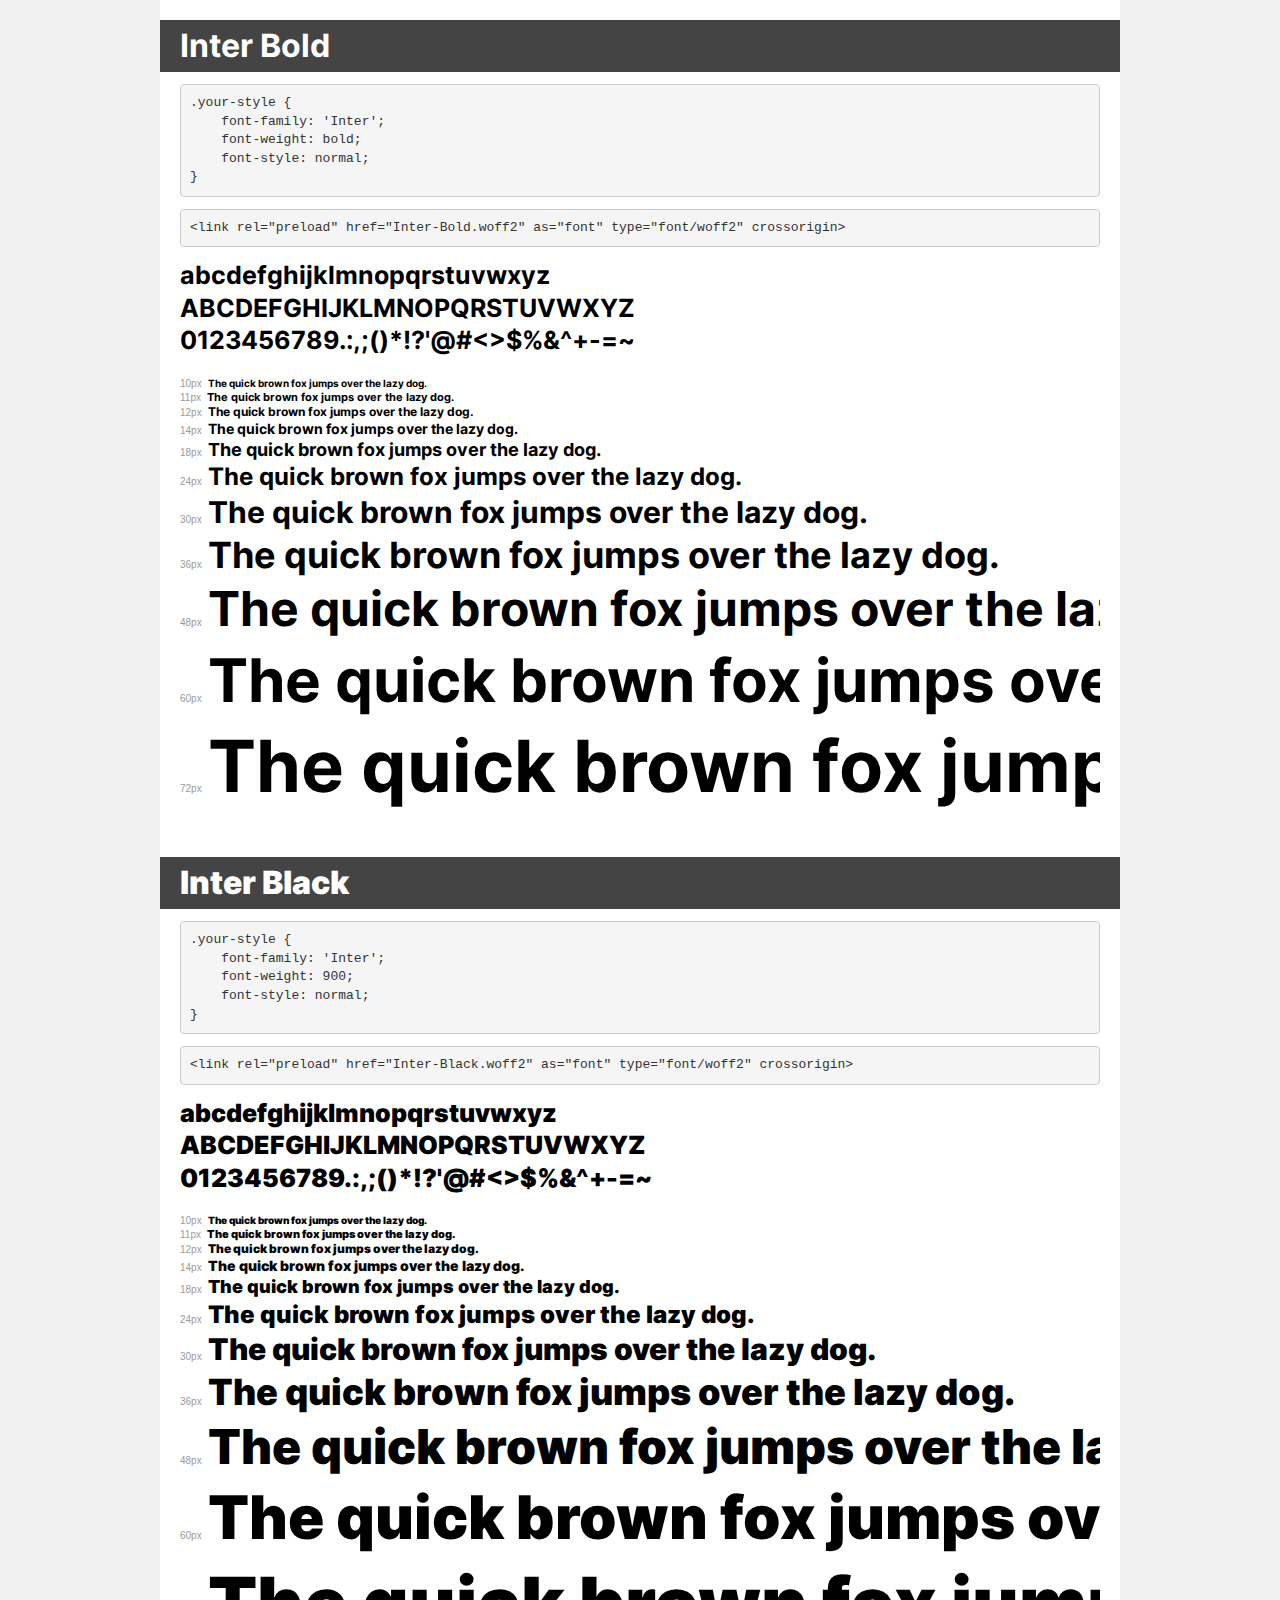
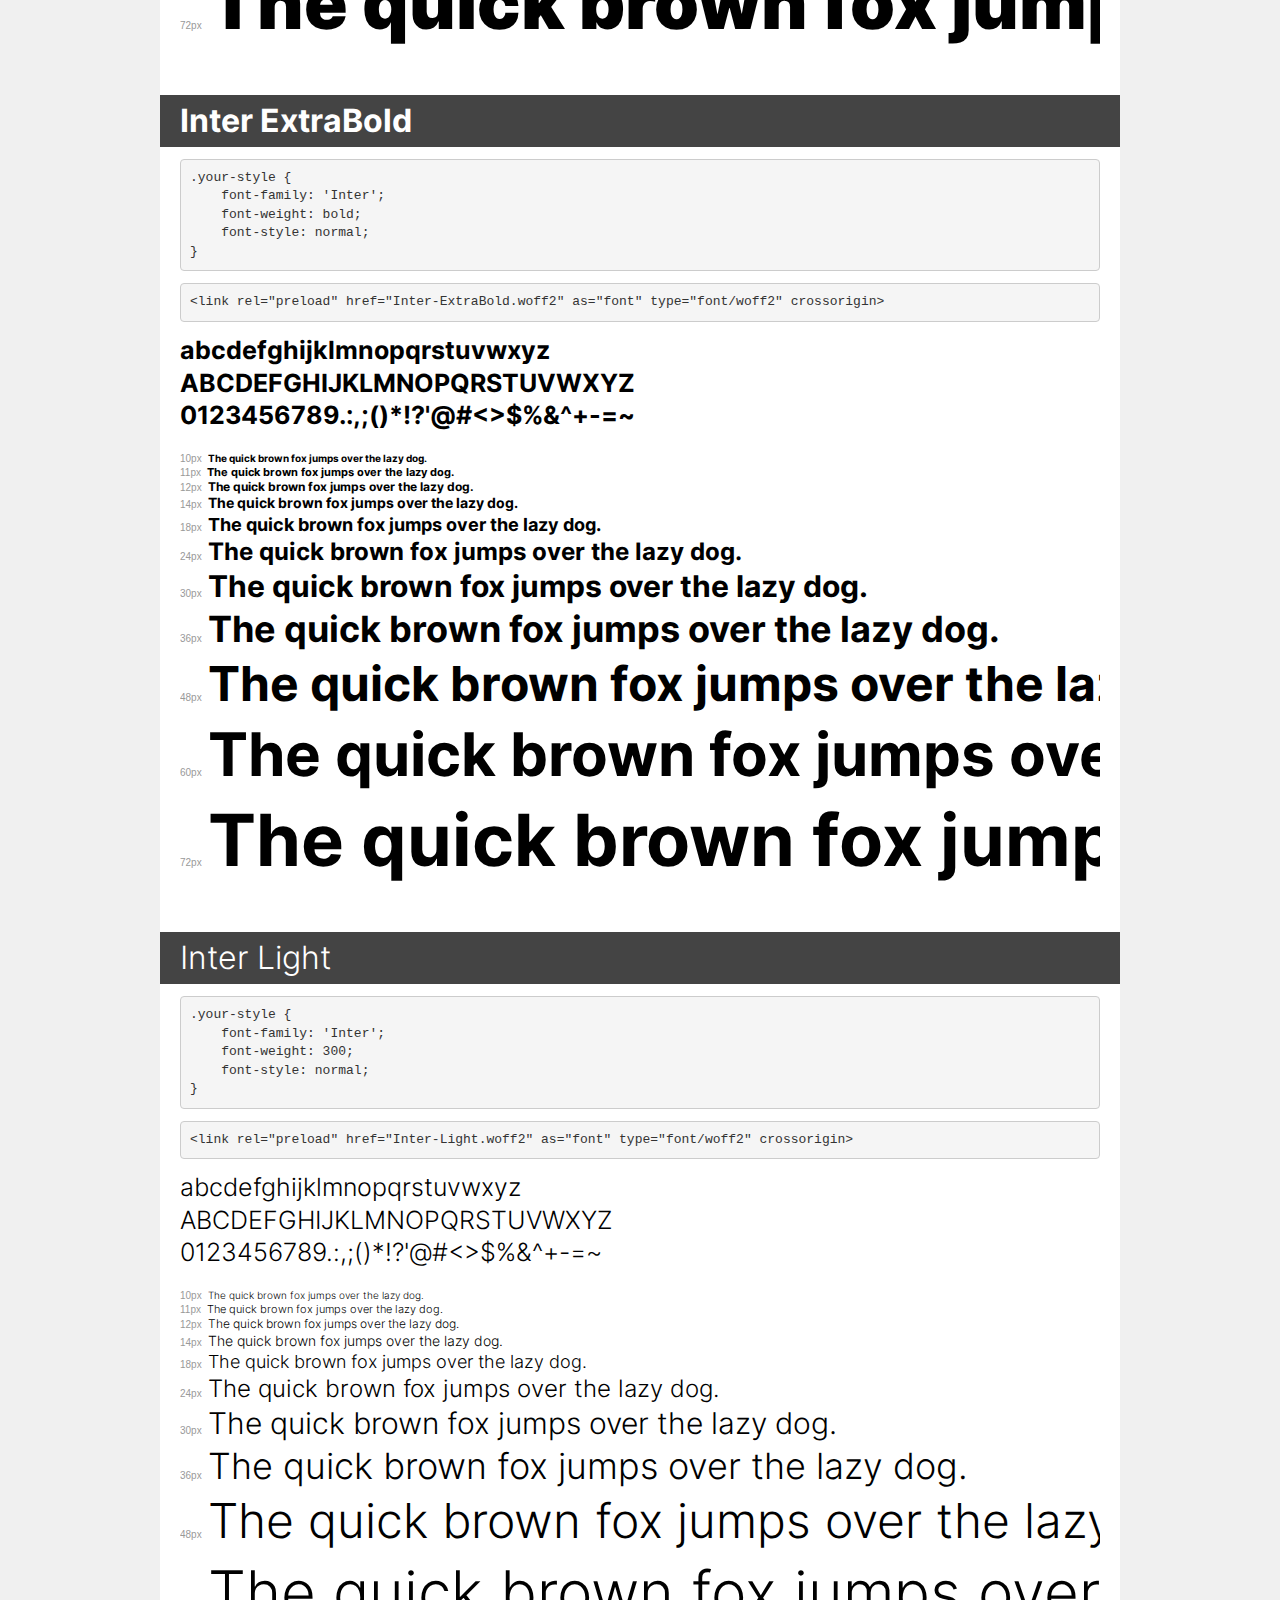
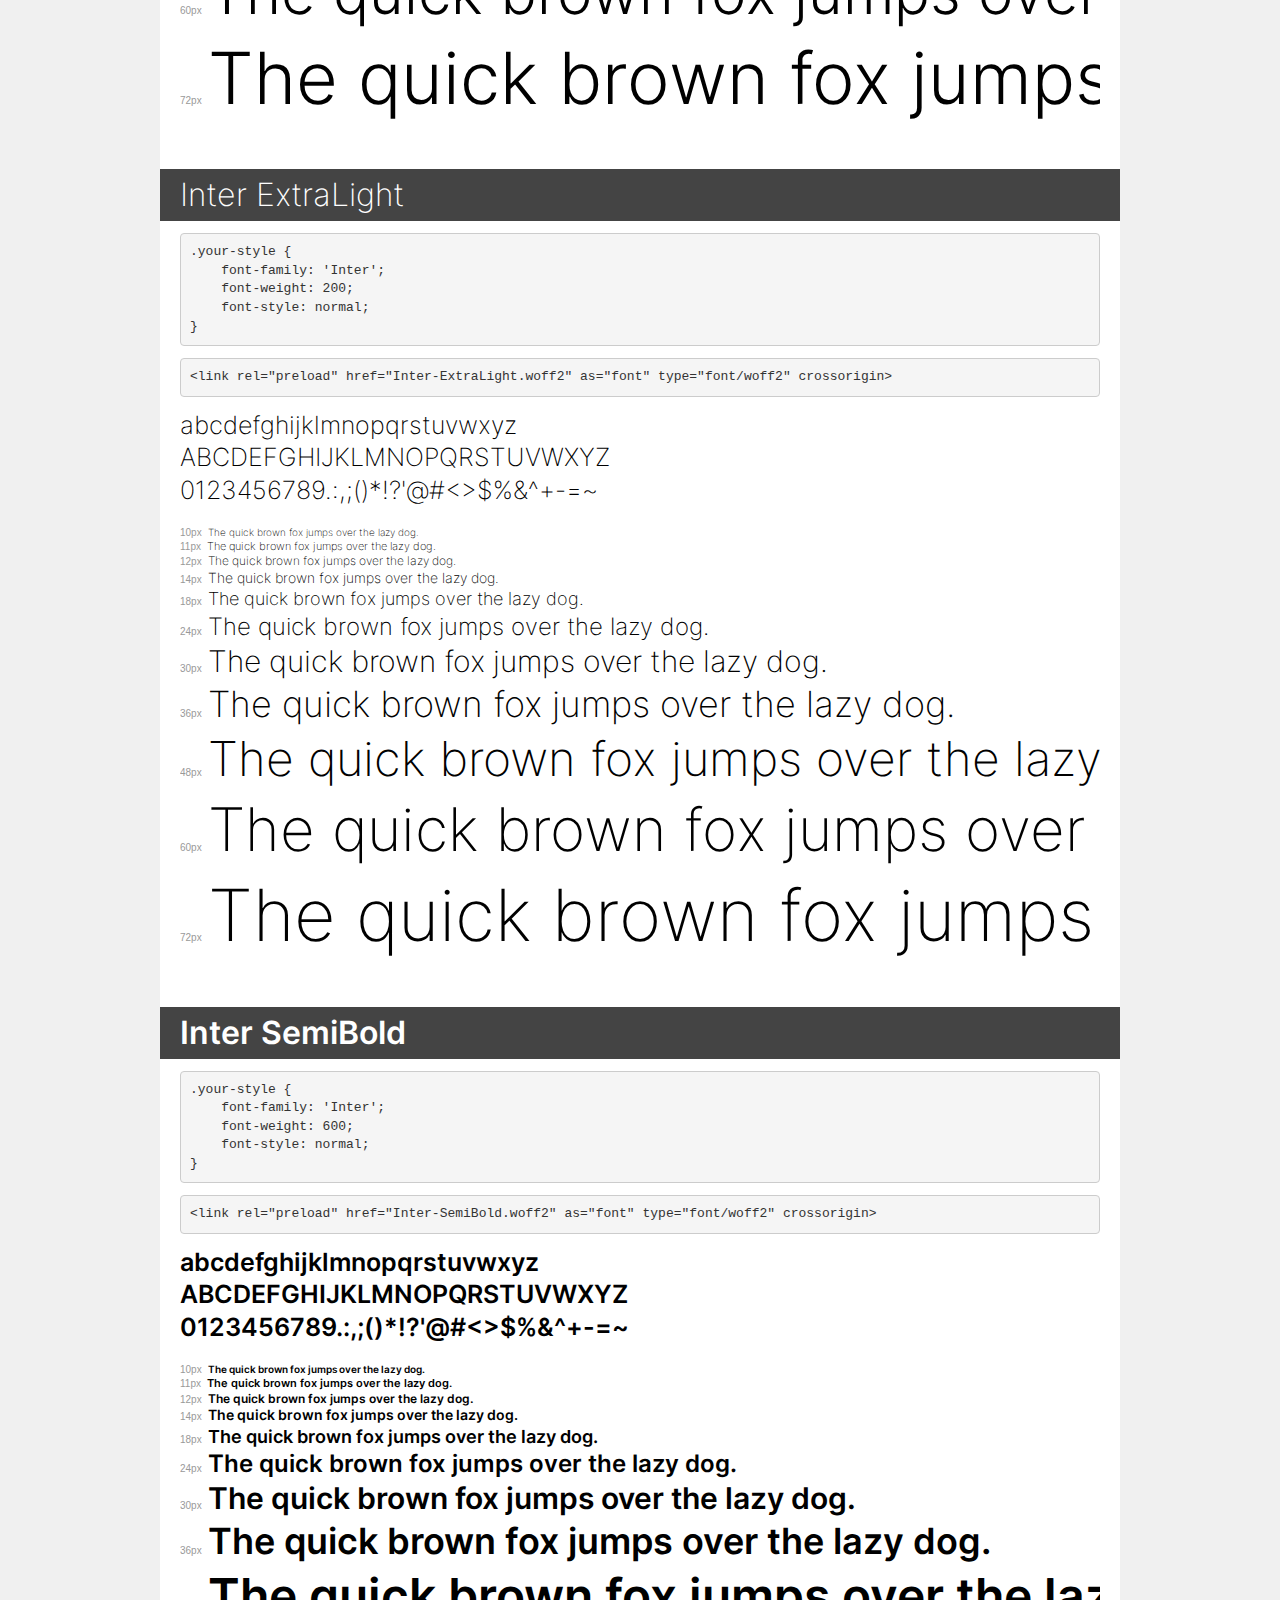
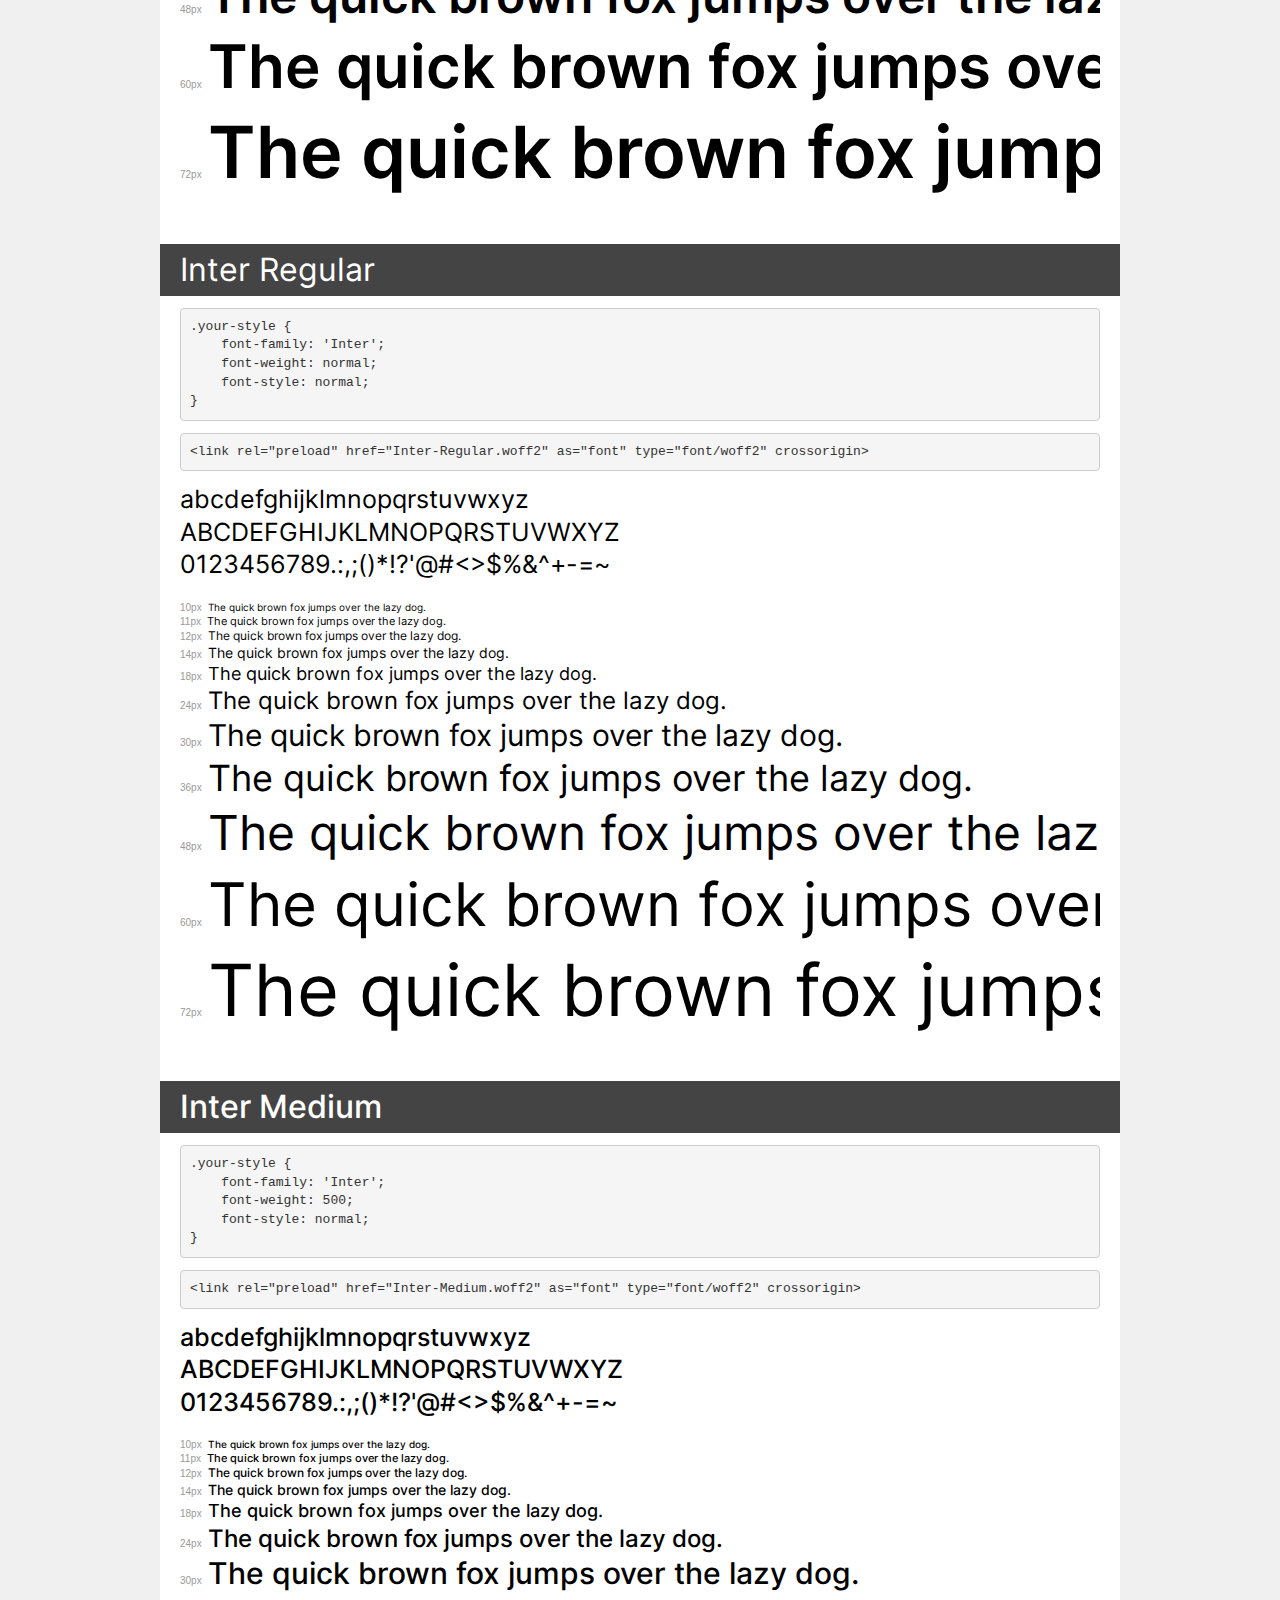
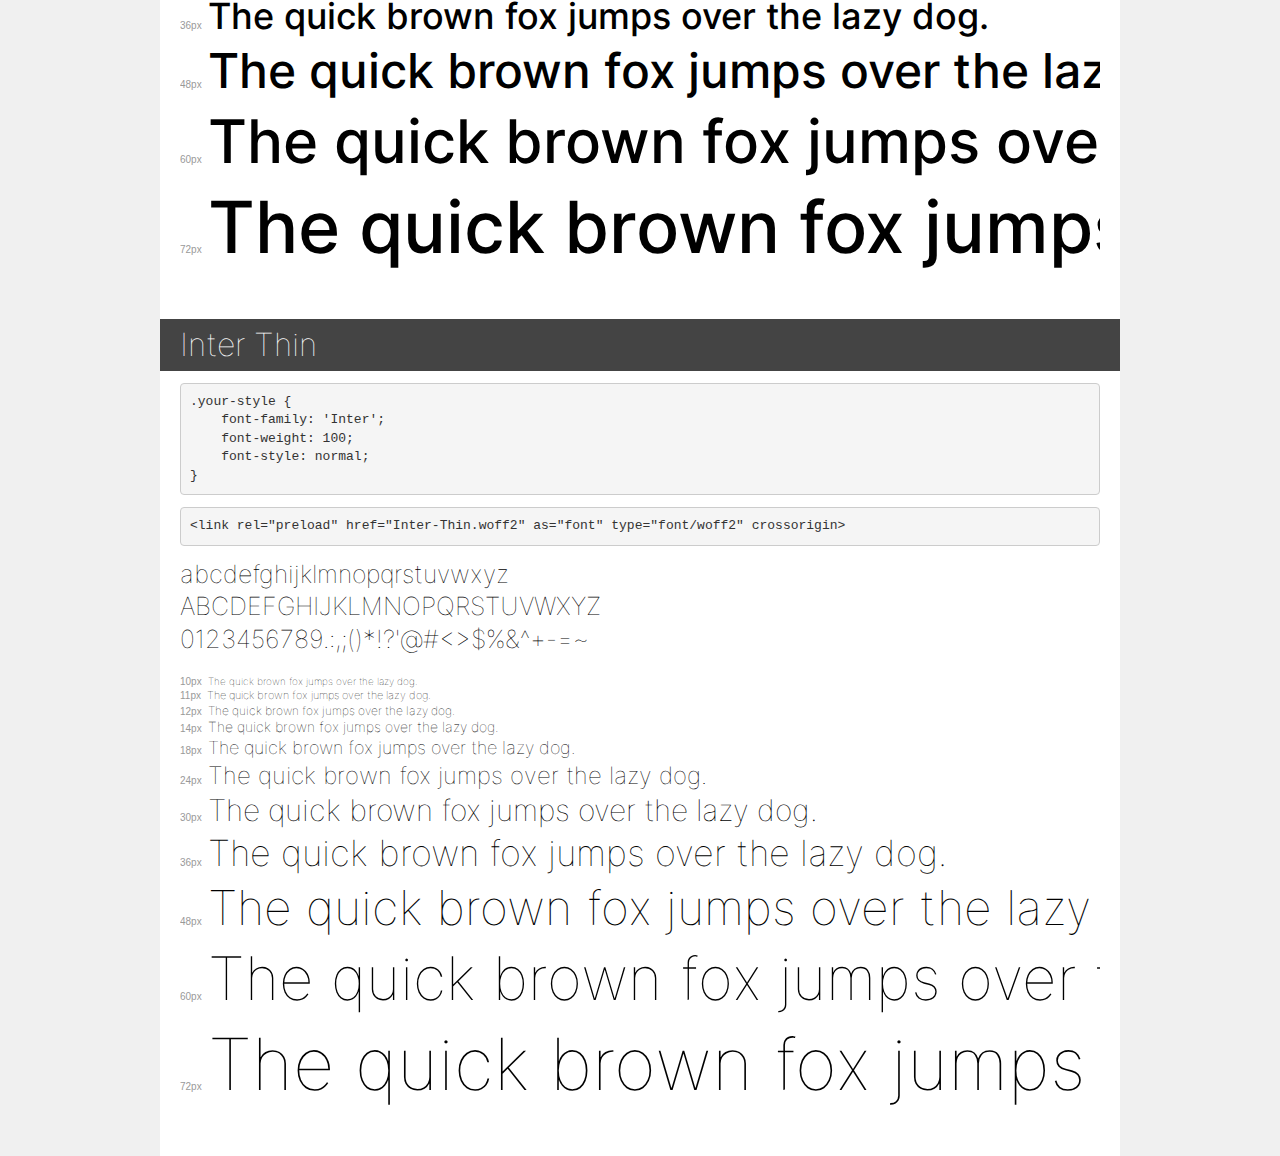
<file: lifeverse/assets/fonts/demo.html>
<!DOCTYPE html>
<html lang="en">
<head>
    <meta charset="utf-8">
    <meta http-equiv="X-UA-Compatible" content="IE=edge">
    <meta name="viewport" content="width=device-width, initial-scale=1">
    <meta name="robots" content="noindex, noarchive">
    <meta name="format-detection" content="telephone=no">
    <title>Transfonter demo</title>
    <link href="stylesheet.css" rel="stylesheet">
    <style>
        /*
        http://meyerweb.com/eric/tools/css/reset/
        v2.0 | 20110126
        License: none (public domain)
        */
        html, body, div, span, applet, object, iframe,
        h1, h2, h3, h4, h5, h6, p, blockquote, pre,
        a, abbr, acronym, address, big, cite, code,
        del, dfn, em, img, ins, kbd, q, s, samp,
        small, strike, strong, sub, sup, tt, var,
        b, u, i, center,
        dl, dt, dd, ol, ul, li,
        fieldset, form, label, legend,
        table, caption, tbody, tfoot, thead, tr, th, td,
        article, aside, canvas, details, embed,
        figure, figcaption, footer, header, hgroup,
        menu, nav, output, ruby, section, summary,
        time, mark, audio, video {
            margin: 0;
            padding: 0;
            border: 0;
            font-size: 100%;
            font: inherit;
            vertical-align: baseline;
        }
        /* HTML5 display-role reset for older browsers */
        article, aside, details, figcaption, figure,
        footer, header, hgroup, menu, nav, section {
            display: block;
        }
        body {
            line-height: 1;
        }
        ol, ul {
            list-style: none;
        }
        blockquote, q {
            quotes: none;
        }
        blockquote:before, blockquote:after,
        q:before, q:after {
            content: '';
            content: none;
        }
        table {
            border-collapse: collapse;
            border-spacing: 0;
        }
        /* demo styles */
        body {
            background: #f0f0f0;
            color: #000;
        }
        .page {
            background: #fff;
            width: 920px;
            margin: 0 auto;
            padding: 20px 20px 0 20px;
            overflow: hidden;
        }
        .font-container {
            overflow-x: auto;
            overflow-y: hidden;
            margin-bottom: 40px;
            line-height: 1.3;
            white-space: nowrap;
            padding-bottom: 5px;
        }
        h1 {
            position: relative;
            background: #444;
            font-size: 32px;
            color: #fff;
            padding: 10px 20px;
            margin: 0 -20px 12px -20px;
        }
        .letters {
            font-size: 25px;
            margin-bottom: 20px;
        }
        .s10:before {
            content: '10px';
        }
        .s11:before {
            content: '11px';
        }
        .s12:before {
            content: '12px';
        }
        .s14:before {
            content: '14px';
        }
        .s18:before {
            content: '18px';
        }
        .s24:before {
            content: '24px';
        }
        .s30:before {
            content: '30px';
        }
        .s36:before {
            content: '36px';
        }
        .s48:before {
            content: '48px';
        }
        .s60:before {
            content: '60px';
        }
        .s72:before {
            content: '72px';
        }
        .s10:before, .s11:before, .s12:before, .s14:before,
        .s18:before, .s24:before, .s30:before, .s36:before,
        .s48:before, .s60:before, .s72:before {
            font-family: Arial, sans-serif;
            font-size: 10px;
            font-weight: normal;
            font-style: normal;
            color: #999;
            padding-right: 6px;
        }
        pre {
            display: block;
            padding: 9px;
            margin: 0 0 12px;
            font-family: Monaco, Menlo, Consolas, "Courier New", monospace;
            font-size: 13px;
            line-height: 1.428571429;
            color: #333;
            font-weight: normal;
            font-style: normal;
            background-color: #f5f5f5;
            border: 1px solid #ccc;
            overflow-x: auto;
            border-radius: 4px;
        }
        /* responsive */
        @media (max-width: 959px) {
            .page {
                width: auto;
                margin: 0;
            }
        }
    </style>
</head>
<body>
<div class="page">
    <div class="demo">
        <h1 style="font-family: 'Inter'; font-weight: bold; font-style: normal;">Inter Bold</h1>
        <pre title="Usage">.your-style {
    font-family: 'Inter';
    font-weight: bold;
    font-style: normal;
}</pre>
        <pre title="Preload (optional)">
&lt;link rel=&quot;preload&quot; href=&quot;Inter-Bold.woff2&quot; as=&quot;font&quot; type=&quot;font/woff2&quot; crossorigin&gt;</pre>
        <div class="font-container" style="font-family: 'Inter'; font-weight: bold; font-style: normal;">
            <p class="letters">
                abcdefghijklmnopqrstuvwxyz<br>
ABCDEFGHIJKLMNOPQRSTUVWXYZ<br>
                0123456789.:,;()*!?'@#&lt;&gt;$%&^+-=~
            </p>
            <p class="s10" style="font-size: 10px;">The quick brown fox jumps over the lazy dog.</p>
            <p class="s11" style="font-size: 11px;">The quick brown fox jumps over the lazy dog.</p>
            <p class="s12" style="font-size: 12px;">The quick brown fox jumps over the lazy dog.</p>
            <p class="s14" style="font-size: 14px;">The quick brown fox jumps over the lazy dog.</p>
            <p class="s18" style="font-size: 18px;">The quick brown fox jumps over the lazy dog.</p>
            <p class="s24" style="font-size: 24px;">The quick brown fox jumps over the lazy dog.</p>
            <p class="s30" style="font-size: 30px;">The quick brown fox jumps over the lazy dog.</p>
            <p class="s36" style="font-size: 36px;">The quick brown fox jumps over the lazy dog.</p>
            <p class="s48" style="font-size: 48px;">The quick brown fox jumps over the lazy dog.</p>
            <p class="s60" style="font-size: 60px;">The quick brown fox jumps over the lazy dog.</p>
            <p class="s72" style="font-size: 72px;">The quick brown fox jumps over the lazy dog.</p>
        </div>
    </div>

    <div class="demo">
        <h1 style="font-family: 'Inter'; font-weight: 900; font-style: normal;">Inter Black</h1>
        <pre title="Usage">.your-style {
    font-family: 'Inter';
    font-weight: 900;
    font-style: normal;
}</pre>
        <pre title="Preload (optional)">
&lt;link rel=&quot;preload&quot; href=&quot;Inter-Black.woff2&quot; as=&quot;font&quot; type=&quot;font/woff2&quot; crossorigin&gt;</pre>
        <div class="font-container" style="font-family: 'Inter'; font-weight: 900; font-style: normal;">
            <p class="letters">
                abcdefghijklmnopqrstuvwxyz<br>
ABCDEFGHIJKLMNOPQRSTUVWXYZ<br>
                0123456789.:,;()*!?'@#&lt;&gt;$%&^+-=~
            </p>
            <p class="s10" style="font-size: 10px;">The quick brown fox jumps over the lazy dog.</p>
            <p class="s11" style="font-size: 11px;">The quick brown fox jumps over the lazy dog.</p>
            <p class="s12" style="font-size: 12px;">The quick brown fox jumps over the lazy dog.</p>
            <p class="s14" style="font-size: 14px;">The quick brown fox jumps over the lazy dog.</p>
            <p class="s18" style="font-size: 18px;">The quick brown fox jumps over the lazy dog.</p>
            <p class="s24" style="font-size: 24px;">The quick brown fox jumps over the lazy dog.</p>
            <p class="s30" style="font-size: 30px;">The quick brown fox jumps over the lazy dog.</p>
            <p class="s36" style="font-size: 36px;">The quick brown fox jumps over the lazy dog.</p>
            <p class="s48" style="font-size: 48px;">The quick brown fox jumps over the lazy dog.</p>
            <p class="s60" style="font-size: 60px;">The quick brown fox jumps over the lazy dog.</p>
            <p class="s72" style="font-size: 72px;">The quick brown fox jumps over the lazy dog.</p>
        </div>
    </div>

    <div class="demo">
        <h1 style="font-family: 'Inter'; font-weight: bold; font-style: normal;">Inter ExtraBold</h1>
        <pre title="Usage">.your-style {
    font-family: 'Inter';
    font-weight: bold;
    font-style: normal;
}</pre>
        <pre title="Preload (optional)">
&lt;link rel=&quot;preload&quot; href=&quot;Inter-ExtraBold.woff2&quot; as=&quot;font&quot; type=&quot;font/woff2&quot; crossorigin&gt;</pre>
        <div class="font-container" style="font-family: 'Inter'; font-weight: bold; font-style: normal;">
            <p class="letters">
                abcdefghijklmnopqrstuvwxyz<br>
ABCDEFGHIJKLMNOPQRSTUVWXYZ<br>
                0123456789.:,;()*!?'@#&lt;&gt;$%&^+-=~
            </p>
            <p class="s10" style="font-size: 10px;">The quick brown fox jumps over the lazy dog.</p>
            <p class="s11" style="font-size: 11px;">The quick brown fox jumps over the lazy dog.</p>
            <p class="s12" style="font-size: 12px;">The quick brown fox jumps over the lazy dog.</p>
            <p class="s14" style="font-size: 14px;">The quick brown fox jumps over the lazy dog.</p>
            <p class="s18" style="font-size: 18px;">The quick brown fox jumps over the lazy dog.</p>
            <p class="s24" style="font-size: 24px;">The quick brown fox jumps over the lazy dog.</p>
            <p class="s30" style="font-size: 30px;">The quick brown fox jumps over the lazy dog.</p>
            <p class="s36" style="font-size: 36px;">The quick brown fox jumps over the lazy dog.</p>
            <p class="s48" style="font-size: 48px;">The quick brown fox jumps over the lazy dog.</p>
            <p class="s60" style="font-size: 60px;">The quick brown fox jumps over the lazy dog.</p>
            <p class="s72" style="font-size: 72px;">The quick brown fox jumps over the lazy dog.</p>
        </div>
    </div>

    <div class="demo">
        <h1 style="font-family: 'Inter'; font-weight: 300; font-style: normal;">Inter Light</h1>
        <pre title="Usage">.your-style {
    font-family: 'Inter';
    font-weight: 300;
    font-style: normal;
}</pre>
        <pre title="Preload (optional)">
&lt;link rel=&quot;preload&quot; href=&quot;Inter-Light.woff2&quot; as=&quot;font&quot; type=&quot;font/woff2&quot; crossorigin&gt;</pre>
        <div class="font-container" style="font-family: 'Inter'; font-weight: 300; font-style: normal;">
            <p class="letters">
                abcdefghijklmnopqrstuvwxyz<br>
ABCDEFGHIJKLMNOPQRSTUVWXYZ<br>
                0123456789.:,;()*!?'@#&lt;&gt;$%&^+-=~
            </p>
            <p class="s10" style="font-size: 10px;">The quick brown fox jumps over the lazy dog.</p>
            <p class="s11" style="font-size: 11px;">The quick brown fox jumps over the lazy dog.</p>
            <p class="s12" style="font-size: 12px;">The quick brown fox jumps over the lazy dog.</p>
            <p class="s14" style="font-size: 14px;">The quick brown fox jumps over the lazy dog.</p>
            <p class="s18" style="font-size: 18px;">The quick brown fox jumps over the lazy dog.</p>
            <p class="s24" style="font-size: 24px;">The quick brown fox jumps over the lazy dog.</p>
            <p class="s30" style="font-size: 30px;">The quick brown fox jumps over the lazy dog.</p>
            <p class="s36" style="font-size: 36px;">The quick brown fox jumps over the lazy dog.</p>
            <p class="s48" style="font-size: 48px;">The quick brown fox jumps over the lazy dog.</p>
            <p class="s60" style="font-size: 60px;">The quick brown fox jumps over the lazy dog.</p>
            <p class="s72" style="font-size: 72px;">The quick brown fox jumps over the lazy dog.</p>
        </div>
    </div>

    <div class="demo">
        <h1 style="font-family: 'Inter'; font-weight: 200; font-style: normal;">Inter ExtraLight</h1>
        <pre title="Usage">.your-style {
    font-family: 'Inter';
    font-weight: 200;
    font-style: normal;
}</pre>
        <pre title="Preload (optional)">
&lt;link rel=&quot;preload&quot; href=&quot;Inter-ExtraLight.woff2&quot; as=&quot;font&quot; type=&quot;font/woff2&quot; crossorigin&gt;</pre>
        <div class="font-container" style="font-family: 'Inter'; font-weight: 200; font-style: normal;">
            <p class="letters">
                abcdefghijklmnopqrstuvwxyz<br>
ABCDEFGHIJKLMNOPQRSTUVWXYZ<br>
                0123456789.:,;()*!?'@#&lt;&gt;$%&^+-=~
            </p>
            <p class="s10" style="font-size: 10px;">The quick brown fox jumps over the lazy dog.</p>
            <p class="s11" style="font-size: 11px;">The quick brown fox jumps over the lazy dog.</p>
            <p class="s12" style="font-size: 12px;">The quick brown fox jumps over the lazy dog.</p>
            <p class="s14" style="font-size: 14px;">The quick brown fox jumps over the lazy dog.</p>
            <p class="s18" style="font-size: 18px;">The quick brown fox jumps over the lazy dog.</p>
            <p class="s24" style="font-size: 24px;">The quick brown fox jumps over the lazy dog.</p>
            <p class="s30" style="font-size: 30px;">The quick brown fox jumps over the lazy dog.</p>
            <p class="s36" style="font-size: 36px;">The quick brown fox jumps over the lazy dog.</p>
            <p class="s48" style="font-size: 48px;">The quick brown fox jumps over the lazy dog.</p>
            <p class="s60" style="font-size: 60px;">The quick brown fox jumps over the lazy dog.</p>
            <p class="s72" style="font-size: 72px;">The quick brown fox jumps over the lazy dog.</p>
        </div>
    </div>

    <div class="demo">
        <h1 style="font-family: 'Inter'; font-weight: 600; font-style: normal;">Inter SemiBold</h1>
        <pre title="Usage">.your-style {
    font-family: 'Inter';
    font-weight: 600;
    font-style: normal;
}</pre>
        <pre title="Preload (optional)">
&lt;link rel=&quot;preload&quot; href=&quot;Inter-SemiBold.woff2&quot; as=&quot;font&quot; type=&quot;font/woff2&quot; crossorigin&gt;</pre>
        <div class="font-container" style="font-family: 'Inter'; font-weight: 600; font-style: normal;">
            <p class="letters">
                abcdefghijklmnopqrstuvwxyz<br>
ABCDEFGHIJKLMNOPQRSTUVWXYZ<br>
                0123456789.:,;()*!?'@#&lt;&gt;$%&^+-=~
            </p>
            <p class="s10" style="font-size: 10px;">The quick brown fox jumps over the lazy dog.</p>
            <p class="s11" style="font-size: 11px;">The quick brown fox jumps over the lazy dog.</p>
            <p class="s12" style="font-size: 12px;">The quick brown fox jumps over the lazy dog.</p>
            <p class="s14" style="font-size: 14px;">The quick brown fox jumps over the lazy dog.</p>
            <p class="s18" style="font-size: 18px;">The quick brown fox jumps over the lazy dog.</p>
            <p class="s24" style="font-size: 24px;">The quick brown fox jumps over the lazy dog.</p>
            <p class="s30" style="font-size: 30px;">The quick brown fox jumps over the lazy dog.</p>
            <p class="s36" style="font-size: 36px;">The quick brown fox jumps over the lazy dog.</p>
            <p class="s48" style="font-size: 48px;">The quick brown fox jumps over the lazy dog.</p>
            <p class="s60" style="font-size: 60px;">The quick brown fox jumps over the lazy dog.</p>
            <p class="s72" style="font-size: 72px;">The quick brown fox jumps over the lazy dog.</p>
        </div>
    </div>

    <div class="demo">
        <h1 style="font-family: 'Inter'; font-weight: normal; font-style: normal;">Inter Regular</h1>
        <pre title="Usage">.your-style {
    font-family: 'Inter';
    font-weight: normal;
    font-style: normal;
}</pre>
        <pre title="Preload (optional)">
&lt;link rel=&quot;preload&quot; href=&quot;Inter-Regular.woff2&quot; as=&quot;font&quot; type=&quot;font/woff2&quot; crossorigin&gt;</pre>
        <div class="font-container" style="font-family: 'Inter'; font-weight: normal; font-style: normal;">
            <p class="letters">
                abcdefghijklmnopqrstuvwxyz<br>
ABCDEFGHIJKLMNOPQRSTUVWXYZ<br>
                0123456789.:,;()*!?'@#&lt;&gt;$%&^+-=~
            </p>
            <p class="s10" style="font-size: 10px;">The quick brown fox jumps over the lazy dog.</p>
            <p class="s11" style="font-size: 11px;">The quick brown fox jumps over the lazy dog.</p>
            <p class="s12" style="font-size: 12px;">The quick brown fox jumps over the lazy dog.</p>
            <p class="s14" style="font-size: 14px;">The quick brown fox jumps over the lazy dog.</p>
            <p class="s18" style="font-size: 18px;">The quick brown fox jumps over the lazy dog.</p>
            <p class="s24" style="font-size: 24px;">The quick brown fox jumps over the lazy dog.</p>
            <p class="s30" style="font-size: 30px;">The quick brown fox jumps over the lazy dog.</p>
            <p class="s36" style="font-size: 36px;">The quick brown fox jumps over the lazy dog.</p>
            <p class="s48" style="font-size: 48px;">The quick brown fox jumps over the lazy dog.</p>
            <p class="s60" style="font-size: 60px;">The quick brown fox jumps over the lazy dog.</p>
            <p class="s72" style="font-size: 72px;">The quick brown fox jumps over the lazy dog.</p>
        </div>
    </div>

    <div class="demo">
        <h1 style="font-family: 'Inter'; font-weight: 500; font-style: normal;">Inter Medium</h1>
        <pre title="Usage">.your-style {
    font-family: 'Inter';
    font-weight: 500;
    font-style: normal;
}</pre>
        <pre title="Preload (optional)">
&lt;link rel=&quot;preload&quot; href=&quot;Inter-Medium.woff2&quot; as=&quot;font&quot; type=&quot;font/woff2&quot; crossorigin&gt;</pre>
        <div class="font-container" style="font-family: 'Inter'; font-weight: 500; font-style: normal;">
            <p class="letters">
                abcdefghijklmnopqrstuvwxyz<br>
ABCDEFGHIJKLMNOPQRSTUVWXYZ<br>
                0123456789.:,;()*!?'@#&lt;&gt;$%&^+-=~
            </p>
            <p class="s10" style="font-size: 10px;">The quick brown fox jumps over the lazy dog.</p>
            <p class="s11" style="font-size: 11px;">The quick brown fox jumps over the lazy dog.</p>
            <p class="s12" style="font-size: 12px;">The quick brown fox jumps over the lazy dog.</p>
            <p class="s14" style="font-size: 14px;">The quick brown fox jumps over the lazy dog.</p>
            <p class="s18" style="font-size: 18px;">The quick brown fox jumps over the lazy dog.</p>
            <p class="s24" style="font-size: 24px;">The quick brown fox jumps over the lazy dog.</p>
            <p class="s30" style="font-size: 30px;">The quick brown fox jumps over the lazy dog.</p>
            <p class="s36" style="font-size: 36px;">The quick brown fox jumps over the lazy dog.</p>
            <p class="s48" style="font-size: 48px;">The quick brown fox jumps over the lazy dog.</p>
            <p class="s60" style="font-size: 60px;">The quick brown fox jumps over the lazy dog.</p>
            <p class="s72" style="font-size: 72px;">The quick brown fox jumps over the lazy dog.</p>
        </div>
    </div>

    <div class="demo">
        <h1 style="font-family: 'Inter'; font-weight: 100; font-style: normal;">Inter Thin</h1>
        <pre title="Usage">.your-style {
    font-family: 'Inter';
    font-weight: 100;
    font-style: normal;
}</pre>
        <pre title="Preload (optional)">
&lt;link rel=&quot;preload&quot; href=&quot;Inter-Thin.woff2&quot; as=&quot;font&quot; type=&quot;font/woff2&quot; crossorigin&gt;</pre>
        <div class="font-container" style="font-family: 'Inter'; font-weight: 100; font-style: normal;">
            <p class="letters">
                abcdefghijklmnopqrstuvwxyz<br>
ABCDEFGHIJKLMNOPQRSTUVWXYZ<br>
                0123456789.:,;()*!?'@#&lt;&gt;$%&^+-=~
            </p>
            <p class="s10" style="font-size: 10px;">The quick brown fox jumps over the lazy dog.</p>
            <p class="s11" style="font-size: 11px;">The quick brown fox jumps over the lazy dog.</p>
            <p class="s12" style="font-size: 12px;">The quick brown fox jumps over the lazy dog.</p>
            <p class="s14" style="font-size: 14px;">The quick brown fox jumps over the lazy dog.</p>
            <p class="s18" style="font-size: 18px;">The quick brown fox jumps over the lazy dog.</p>
            <p class="s24" style="font-size: 24px;">The quick brown fox jumps over the lazy dog.</p>
            <p class="s30" style="font-size: 30px;">The quick brown fox jumps over the lazy dog.</p>
            <p class="s36" style="font-size: 36px;">The quick brown fox jumps over the lazy dog.</p>
            <p class="s48" style="font-size: 48px;">The quick brown fox jumps over the lazy dog.</p>
            <p class="s60" style="font-size: 60px;">The quick brown fox jumps over the lazy dog.</p>
            <p class="s72" style="font-size: 72px;">The quick brown fox jumps over the lazy dog.</p>
        </div>
    </div>

</div>
</body>
</html>
</file>
<file: lifeverse/assets/fonts/stylesheet.css>
@font-face {
    font-family: 'Inter';
    src: url('Inter-Thin.woff2') format('woff2');
    font-weight: 100;
    font-style: normal;
    font-display: swap;
}

@font-face {
    font-family: 'Inter';
    src: url('Inter-ExtraLight.woff2') format('woff2');
    font-weight: 200;
    font-style: normal;
    font-display: swap;
}

@font-face {
    font-family: 'Inter';
    src: url('Inter-Light.woff2') format('woff2');
    font-weight: 300;
    font-style: normal;
    font-display: swap;
}

@font-face {
    font-family: 'Inter';
    src: url('Inter-Regular.woff2') format('woff2');
    font-weight: 400;
    font-style: normal;
    font-display: swap;
}

@font-face {
    font-family: 'Inter';
    src: url('Inter-Medium.woff2') format('woff2');
    font-weight: 500;
    font-style: normal;
    font-display: swap;
}

@font-face {
    font-family: 'Inter';
    src: url('Inter-SemiBold.woff2') format('woff2');
    font-weight: 600;
    font-style: normal;
    font-display: swap;
}

@font-face {
    font-family: 'Inter';
    src: url('Inter-Bold.woff2') format('woff2');
    font-weight: 700;
    font-style: normal;
    font-display: swap;
}

@font-face {
    font-family: 'Inter';
    src: url('Inter-ExtraBold.woff2') format('woff2');
    font-weight: 800;
    font-style: normal;
    font-display: swap;
}

@font-face {
    font-family: 'Inter';
    src: url('Inter-Black.woff2') format('woff2');
    font-weight: 900;
    font-style: normal;
    font-display: swap;
}
</file>
